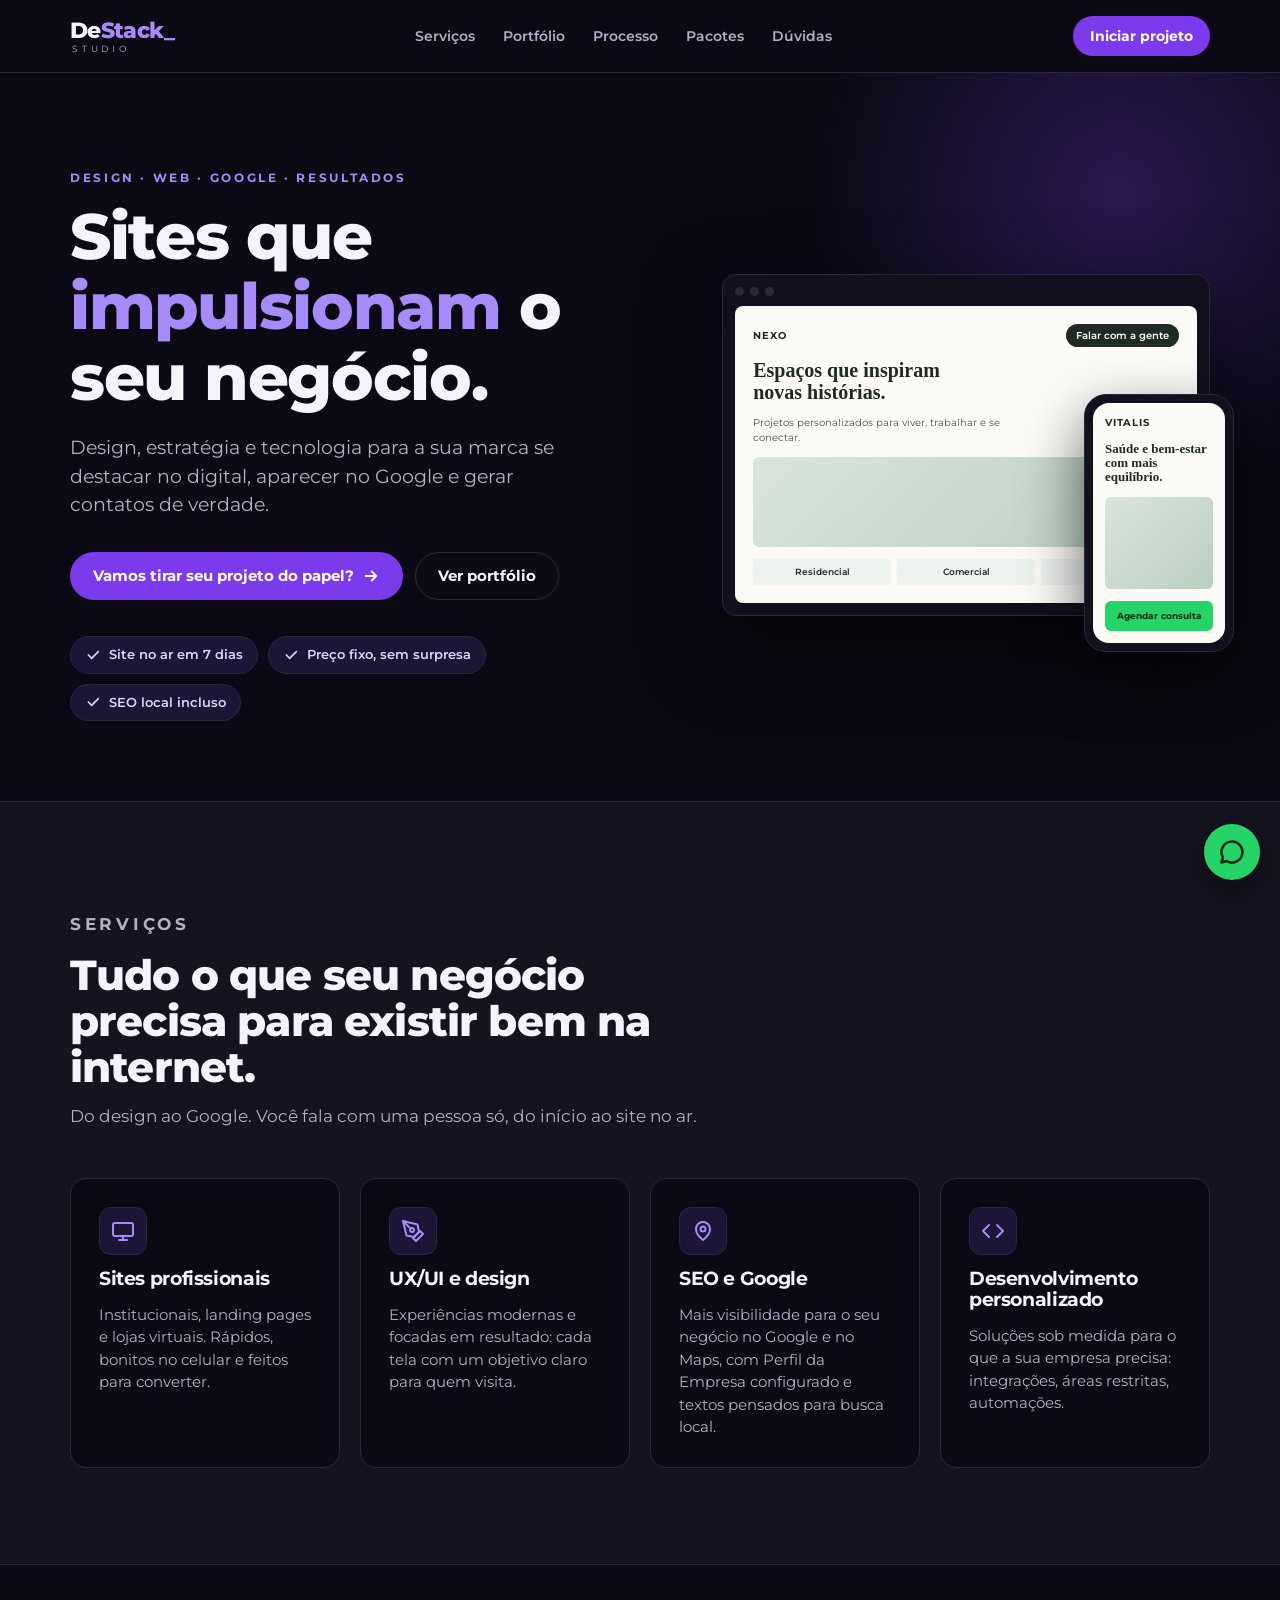
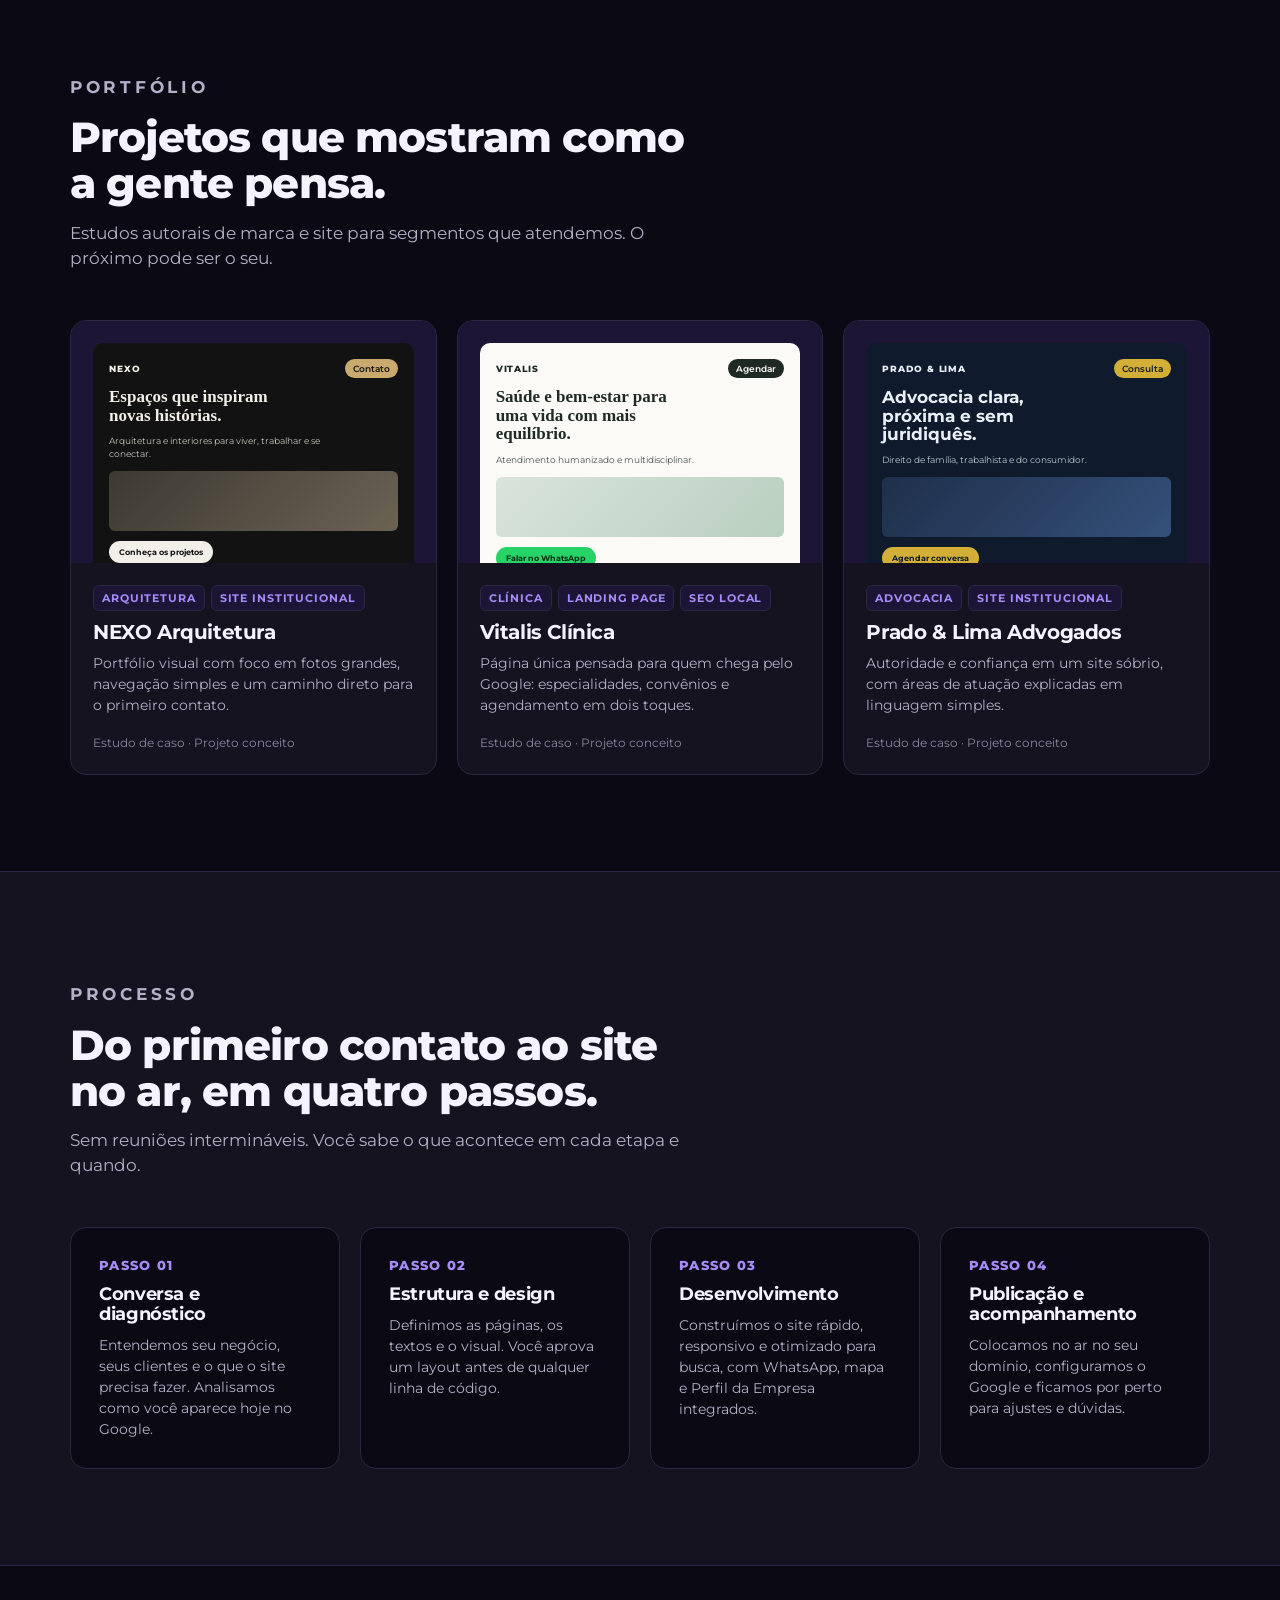
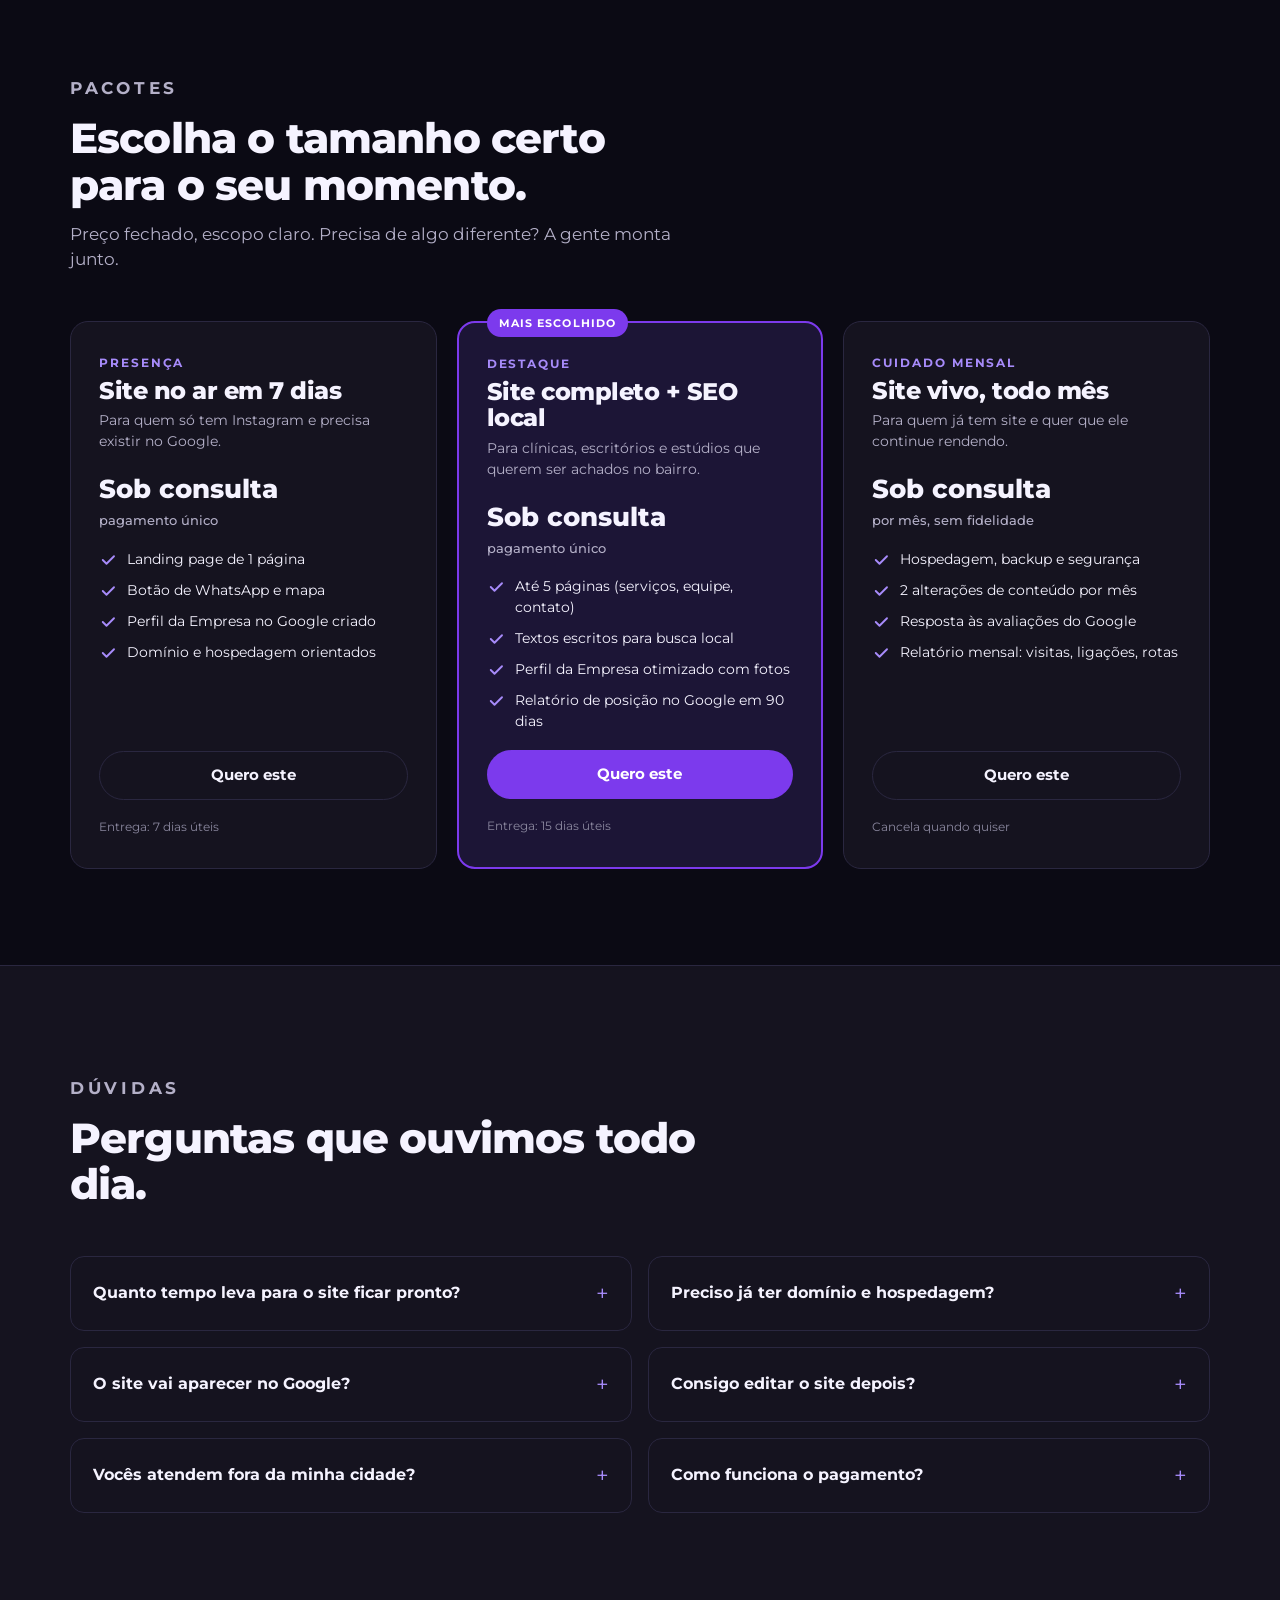
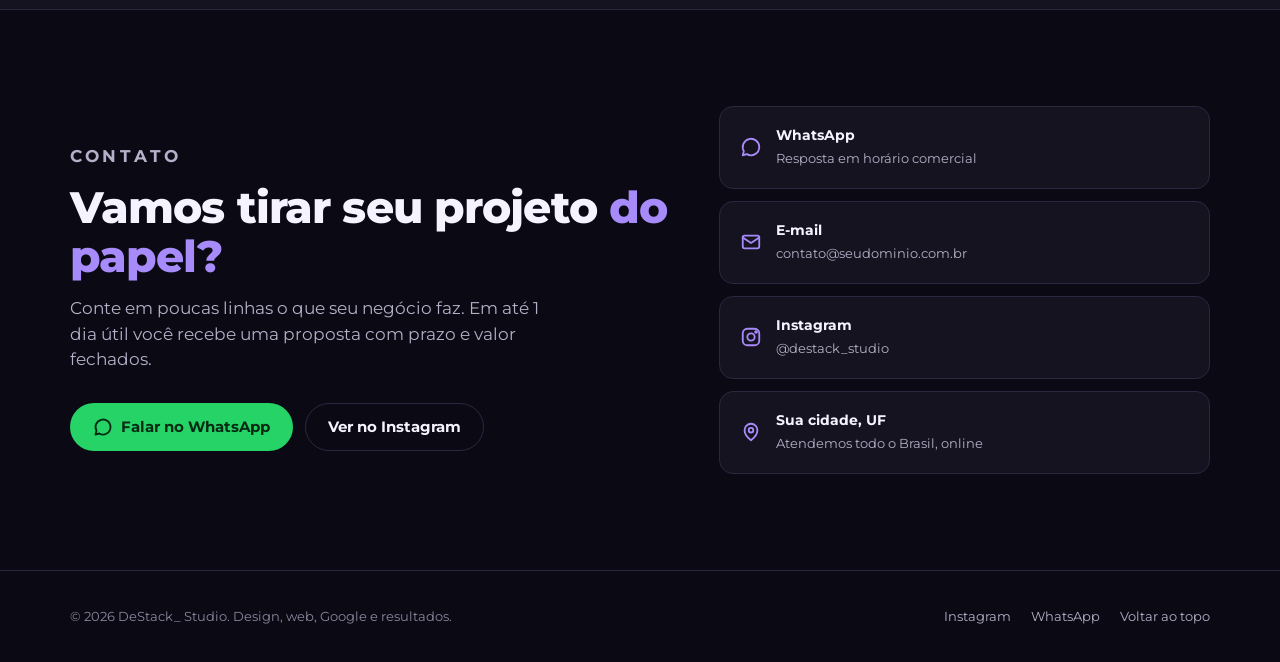
<file: index.html>
<!doctype html>
<html lang="pt-BR">
<head>
  <meta charset="utf-8">
  <meta name="viewport" content="width=device-width, initial-scale=1">
  <title>DeStack_ Studio — Sites que colocam seu negócio no topo do Google</title>
  <meta name="description" content="Criação de sites profissionais, landing pages e SEO local para negócios que querem ser encontrados no Google. Site no ar em 7 dias, com preço fixo.">
  <link rel="canonical" href="https://SEU-DOMINIO.com.br/">
  <meta name="theme-color" content="#0B0A14">

  <meta property="og:type" content="website">
  <meta property="og:title" content="DeStack_ Studio — Sites que colocam seu negócio no topo do Google">
  <meta property="og:description" content="Design, estratégia e tecnologia para a sua marca se destacar no digital e gerar resultados reais.">
  <meta property="og:image" content="https://SEU-DOMINIO.com.br/assets/og-image.jpg">
  <meta property="og:url" content="https://SEU-DOMINIO.com.br/">
  <meta property="og:locale" content="pt_BR">
  <meta name="twitter:card" content="summary_large_image">

  <link rel="icon" type="image/png" sizes="64x64" href="assets/favicon-64.png">
  <link rel="apple-touch-icon" href="assets/apple-touch-icon.png">

  <link rel="preconnect" href="https://fonts.googleapis.com">
  <link rel="preconnect" href="https://fonts.gstatic.com" crossorigin>
  <link href="https://fonts.googleapis.com/css2?family=Montserrat:wght@400;500;600;700;800&display=swap" rel="stylesheet">
  <link rel="stylesheet" href="styles.css">

  <script type="application/ld+json">
  {
    "@context": "https://schema.org",
    "@type": "ProfessionalService",
    "name": "DeStack_ Studio",
    "description": "Criação de sites, landing pages, UX/UI e SEO local para pequenos negócios.",
    "url": "https://SEU-DOMINIO.com.br/",
    "image": "https://SEU-DOMINIO.com.br/assets/emblema-512.png",
    "sameAs": ["https://www.instagram.com/destack_studio/"],
    "areaServed": "BR",
    "priceRange": "$$"
  }
  </script>
</head>
<body>
<a class="skip" href="#inicio">Pular para o conteúdo</a>

<header class="header">
  <div class="container header__inner">
    <a class="wordmark" href="#inicio" aria-label="DeStack Studio, início">
      <span class="wordmark__name">De<span>Stack_</span></span>
      <span class="wordmark__sub">Studio</span>
    </a>
    <nav class="nav" aria-label="Principal">
      <a href="#servicos">Serviços</a>
      <a href="#portfolio">Portfólio</a>
      <a href="#processo">Processo</a>
      <a href="#pacotes">Pacotes</a>
      <a href="#duvidas">Dúvidas</a>
      <a class="btn btn--primary btn--sm" href="#contato" data-wa="Olá! Quero tirar meu projeto do papel.">Iniciar projeto</a>
    </nav>
    <a class="btn btn--primary btn--sm header__cta" href="#contato" data-wa="Olá! Quero tirar meu projeto do papel.">Iniciar projeto</a>
    <button class="nav__toggle" type="button" aria-label="Abrir menu" aria-expanded="false" aria-controls="menu">
      <svg width="22" height="22" viewBox="0 0 24 24" fill="none" stroke="currentColor" stroke-width="2" stroke-linecap="round" aria-hidden="true"><path d="M4 7h16M4 12h16M4 17h16"/></svg>
    </button>
  </div>
</header>

<main id="inicio">

  <!-- HERO -->
  <section class="hero">
    <div class="hero__glow" aria-hidden="true"></div>
    <div class="container hero__grid">
      <div>
        <p class="eyebrow">Design · Web · Google · Resultados</p>
        <h1>Sites que <span>impulsionam</span> o seu negócio.</h1>
        <p class="hero__lead">Design, estratégia e tecnologia para a sua marca se destacar no digital, aparecer no Google e gerar contatos de verdade.</p>
        <div class="hero__cta">
          <a class="btn btn--primary" href="#contato" data-wa="Olá! Quero tirar meu projeto do papel.">Vamos tirar seu projeto do papel?
            <svg width="18" height="18" viewBox="0 0 24 24" fill="none" stroke="currentColor" stroke-width="2.5" stroke-linecap="round" stroke-linejoin="round" aria-hidden="true"><path d="M5 12h14M13 6l6 6-6 6"/></svg>
          </a>
          <a class="btn btn--ghost" href="#portfolio">Ver portfólio</a>
        </div>
        <div class="hero__pills">
          <span class="pill"><svg viewBox="0 0 24 24" fill="none" stroke="currentColor" stroke-width="2.5" stroke-linecap="round" aria-hidden="true"><path d="m5 12 5 5L20 7"/></svg>Site no ar em 7 dias</span>
          <span class="pill"><svg viewBox="0 0 24 24" fill="none" stroke="currentColor" stroke-width="2.5" stroke-linecap="round" aria-hidden="true"><path d="m5 12 5 5L20 7"/></svg>Preço fixo, sem surpresa</span>
          <span class="pill"><svg viewBox="0 0 24 24" fill="none" stroke="currentColor" stroke-width="2.5" stroke-linecap="round" aria-hidden="true"><path d="m5 12 5 5L20 7"/></svg>SEO local incluso</span>
        </div>
      </div>

      <div class="device" aria-hidden="true">
        <div class="device__laptop">
          <div class="device__bar"><i></i><i></i><i></i></div>
          <div class="mock">
            <div class="mock__nav">NEXO <span>Falar com a gente</span></div>
            <div class="mock__h">Espaços que inspiram novas histórias.</div>
            <div class="mock__p">Projetos personalizados para viver, trabalhar e se conectar.</div>
            <div class="mock__img"></div>
            <div class="mock__row"><div>Residencial</div><div>Comercial</div><div>Interiores</div></div>
          </div>
        </div>
        <div class="device__phone">
          <div class="mock">
            <div class="mock__nav">VITALIS</div>
            <div class="mock__h">Saúde e bem-estar com mais equilíbrio.</div>
            <div class="mock__img"></div>
            <div class="mock__btn">Agendar consulta</div>
          </div>
        </div>
      </div>
    </div>
  </section>

  <!-- SERVIÇOS -->
  <section class="section section--alt" id="servicos">
    <div class="container">
      <div class="section__head reveal">
        <p class="eyebrow">Serviços</p>
        <h2>Tudo o que seu negócio precisa para existir bem na internet.</h2>
        <p>Do design ao Google. Você fala com uma pessoa só, do início ao site no ar.</p>
      </div>
      <div class="grid grid--4">
        <article class="card reveal">
          <div class="card__icon"><svg viewBox="0 0 24 24" fill="none" stroke-width="2" stroke-linecap="round" stroke-linejoin="round" aria-hidden="true"><rect x="2" y="4" width="20" height="13" rx="2"/><path d="M8 21h8M12 17v4"/></svg></div>
          <h3>Sites profissionais</h3>
          <p>Institucionais, landing pages e lojas virtuais. Rápidos, bonitos no celular e feitos para converter.</p>
        </article>
        <article class="card reveal">
          <div class="card__icon"><svg viewBox="0 0 24 24" fill="none" stroke-width="2" stroke-linecap="round" stroke-linejoin="round" aria-hidden="true"><path d="M12 19l7-7 3 3-7 7-3-3z"/><path d="M18 13l-1.5-7.5L2 2l3.5 14.5L13 18l5-5z"/><path d="M2 2l7.586 7.586"/><circle cx="11" cy="11" r="2"/></svg></div>
          <h3>UX/UI e design</h3>
          <p>Experiências modernas e focadas em resultado: cada tela com um objetivo claro para quem visita.</p>
        </article>
        <article class="card reveal">
          <div class="card__icon"><svg viewBox="0 0 24 24" fill="none" stroke-width="2" stroke-linecap="round" stroke-linejoin="round" aria-hidden="true"><path d="M12 21s-7-5.5-7-11a7 7 0 0 1 14 0c0 5.5-7 11-7 11z"/><circle cx="12" cy="10" r="2.5"/></svg></div>
          <h3>SEO e Google</h3>
          <p>Mais visibilidade para o seu negócio no Google e no Maps, com Perfil da Empresa configurado e textos pensados para busca local.</p>
        </article>
        <article class="card reveal">
          <div class="card__icon"><svg viewBox="0 0 24 24" fill="none" stroke-width="2" stroke-linecap="round" stroke-linejoin="round" aria-hidden="true"><path d="M16 18l6-6-6-6M8 6l-6 6 6 6"/></svg></div>
          <h3>Desenvolvimento personalizado</h3>
          <p>Soluções sob medida para o que a sua empresa precisa: integrações, áreas restritas, automações.</p>
        </article>
      </div>
    </div>
  </section>

  <!-- PORTFÓLIO -->
  <section class="section" id="portfolio">
    <div class="container">
      <div class="section__head reveal">
        <p class="eyebrow">Portfólio</p>
        <h2>Projetos que mostram como a gente pensa.</h2>
        <p>Estudos autorais de marca e site para segmentos que atendemos. O próximo pode ser o seu.</p>
      </div>
      <div class="grid grid--3">
        <article class="work reveal">
          <div class="work__preview"><div class="work__frame">
            <div class="mini mini--arq">
              <div class="mini__nav">NEXO <span>Contato</span></div>
              <div class="mini__h">Espaços que inspiram novas histórias.</div>
              <div class="mini__p">Arquitetura e interiores para viver, trabalhar e se conectar.</div>
              <div class="mini__img"></div>
              <div class="mini__cta">Conheça os projetos</div>
            </div>
          </div></div>
          <div class="work__body">
            <div class="work__tags"><span class="tag">Arquitetura</span><span class="tag">Site institucional</span></div>
            <h3>NEXO Arquitetura</h3>
            <p>Portfólio visual com foco em fotos grandes, navegação simples e um caminho direto para o primeiro contato.</p>
            <div class="work__meta">Estudo de caso · Projeto conceito</div>
          </div>
        </article>

        <article class="work reveal">
          <div class="work__preview"><div class="work__frame">
            <div class="mini mini--cli">
              <div class="mini__nav">VITALIS <span>Agendar</span></div>
              <div class="mini__h">Saúde e bem-estar para uma vida com mais equilíbrio.</div>
              <div class="mini__p">Atendimento humanizado e multidisciplinar.</div>
              <div class="mini__img"></div>
              <div class="mini__cta">Falar no WhatsApp</div>
            </div>
          </div></div>
          <div class="work__body">
            <div class="work__tags"><span class="tag">Clínica</span><span class="tag">Landing page</span><span class="tag">SEO local</span></div>
            <h3>Vitalis Clínica</h3>
            <p>Página única pensada para quem chega pelo Google: especialidades, convênios e agendamento em dois toques.</p>
            <div class="work__meta">Estudo de caso · Projeto conceito</div>
          </div>
        </article>

        <article class="work reveal">
          <div class="work__preview"><div class="work__frame">
            <div class="mini mini--adv">
              <div class="mini__nav">PRADO &amp; LIMA <span>Consulta</span></div>
              <div class="mini__h">Advocacia clara, próxima e sem juridiquês.</div>
              <div class="mini__p">Direito de família, trabalhista e do consumidor.</div>
              <div class="mini__img"></div>
              <div class="mini__cta">Agendar conversa</div>
            </div>
          </div></div>
          <div class="work__body">
            <div class="work__tags"><span class="tag">Advocacia</span><span class="tag">Site institucional</span></div>
            <h3>Prado &amp; Lima Advogados</h3>
            <p>Autoridade e confiança em um site sóbrio, com áreas de atuação explicadas em linguagem simples.</p>
            <div class="work__meta">Estudo de caso · Projeto conceito</div>
          </div>
        </article>
      </div>
    </div>
  </section>

  <!-- PROCESSO -->
  <section class="section section--alt" id="processo">
    <div class="container">
      <div class="section__head reveal">
        <p class="eyebrow">Processo</p>
        <h2>Do primeiro contato ao site no ar, em quatro passos.</h2>
        <p>Sem reuniões intermináveis. Você sabe o que acontece em cada etapa e quando.</p>
      </div>
      <div class="steps">
        <div class="step reveal">
          <div class="step__n">PASSO 01</div>
          <h3>Conversa e diagnóstico</h3>
          <p>Entendemos seu negócio, seus clientes e o que o site precisa fazer. Analisamos como você aparece hoje no Google.</p>
        </div>
        <div class="step reveal">
          <div class="step__n">PASSO 02</div>
          <h3>Estrutura e design</h3>
          <p>Definimos as páginas, os textos e o visual. Você aprova um layout antes de qualquer linha de código.</p>
        </div>
        <div class="step reveal">
          <div class="step__n">PASSO 03</div>
          <h3>Desenvolvimento</h3>
          <p>Construímos o site rápido, responsivo e otimizado para busca, com WhatsApp, mapa e Perfil da Empresa integrados.</p>
        </div>
        <div class="step reveal">
          <div class="step__n">PASSO 04</div>
          <h3>Publicação e acompanhamento</h3>
          <p>Colocamos no ar no seu domínio, configuramos o Google e ficamos por perto para ajustes e dúvidas.</p>
        </div>
      </div>
    </div>
  </section>

  <!-- PACOTES -->
  <section class="section" id="pacotes">
    <div class="container">
      <div class="section__head reveal">
        <p class="eyebrow">Pacotes</p>
        <h2>Escolha o tamanho certo para o seu momento.</h2>
        <p>Preço fechado, escopo claro. Precisa de algo diferente? A gente monta junto.</p>
      </div>
      <div class="grid grid--3">
        <article class="plan reveal">
          <div>
            <div class="plan__name">Presença</div>
            <h3>Site no ar em 7 dias</h3>
            <p class="plan__for">Para quem só tem Instagram e precisa existir no Google.</p>
          </div>
          <div class="plan__price">Sob consulta<small>pagamento único</small></div>
          <ul>
            <li><svg viewBox="0 0 24 24" fill="none" stroke-width="2.5" stroke-linecap="round" stroke-linejoin="round" aria-hidden="true"><path d="m5 12 5 5L20 7"/></svg>Landing page de 1 página</li>
            <li><svg viewBox="0 0 24 24" fill="none" stroke-width="2.5" stroke-linecap="round" stroke-linejoin="round" aria-hidden="true"><path d="m5 12 5 5L20 7"/></svg>Botão de WhatsApp e mapa</li>
            <li><svg viewBox="0 0 24 24" fill="none" stroke-width="2.5" stroke-linecap="round" stroke-linejoin="round" aria-hidden="true"><path d="m5 12 5 5L20 7"/></svg>Perfil da Empresa no Google criado</li>
            <li><svg viewBox="0 0 24 24" fill="none" stroke-width="2.5" stroke-linecap="round" stroke-linejoin="round" aria-hidden="true"><path d="m5 12 5 5L20 7"/></svg>Domínio e hospedagem orientados</li>
          </ul>
          <a class="btn btn--ghost" href="#contato" data-wa="Olá! Tenho interesse no pacote Presença (site em 7 dias).">Quero este</a>
          <div class="plan__note">Entrega: 7 dias úteis</div>
        </article>

        <article class="plan plan--featured reveal">
          <div class="plan__badge">Mais escolhido</div>
          <div>
            <div class="plan__name">Destaque</div>
            <h3>Site completo + SEO local</h3>
            <p class="plan__for">Para clínicas, escritórios e estúdios que querem ser achados no bairro.</p>
          </div>
          <div class="plan__price">Sob consulta<small>pagamento único</small></div>
          <ul>
            <li><svg viewBox="0 0 24 24" fill="none" stroke-width="2.5" stroke-linecap="round" stroke-linejoin="round" aria-hidden="true"><path d="m5 12 5 5L20 7"/></svg>Até 5 páginas (serviços, equipe, contato)</li>
            <li><svg viewBox="0 0 24 24" fill="none" stroke-width="2.5" stroke-linecap="round" stroke-linejoin="round" aria-hidden="true"><path d="m5 12 5 5L20 7"/></svg>Textos escritos para busca local</li>
            <li><svg viewBox="0 0 24 24" fill="none" stroke-width="2.5" stroke-linecap="round" stroke-linejoin="round" aria-hidden="true"><path d="m5 12 5 5L20 7"/></svg>Perfil da Empresa otimizado com fotos</li>
            <li><svg viewBox="0 0 24 24" fill="none" stroke-width="2.5" stroke-linecap="round" stroke-linejoin="round" aria-hidden="true"><path d="m5 12 5 5L20 7"/></svg>Relatório de posição no Google em 90 dias</li>
          </ul>
          <a class="btn btn--primary" href="#contato" data-wa="Olá! Tenho interesse no pacote Destaque (site completo + SEO local).">Quero este</a>
          <div class="plan__note">Entrega: 15 dias úteis</div>
        </article>

        <article class="plan reveal">
          <div>
            <div class="plan__name">Cuidado mensal</div>
            <h3>Site vivo, todo mês</h3>
            <p class="plan__for">Para quem já tem site e quer que ele continue rendendo.</p>
          </div>
          <div class="plan__price">Sob consulta<small>por mês, sem fidelidade</small></div>
          <ul>
            <li><svg viewBox="0 0 24 24" fill="none" stroke-width="2.5" stroke-linecap="round" stroke-linejoin="round" aria-hidden="true"><path d="m5 12 5 5L20 7"/></svg>Hospedagem, backup e segurança</li>
            <li><svg viewBox="0 0 24 24" fill="none" stroke-width="2.5" stroke-linecap="round" stroke-linejoin="round" aria-hidden="true"><path d="m5 12 5 5L20 7"/></svg>2 alterações de conteúdo por mês</li>
            <li><svg viewBox="0 0 24 24" fill="none" stroke-width="2.5" stroke-linecap="round" stroke-linejoin="round" aria-hidden="true"><path d="m5 12 5 5L20 7"/></svg>Resposta às avaliações do Google</li>
            <li><svg viewBox="0 0 24 24" fill="none" stroke-width="2.5" stroke-linecap="round" stroke-linejoin="round" aria-hidden="true"><path d="m5 12 5 5L20 7"/></svg>Relatório mensal: visitas, ligações, rotas</li>
          </ul>
          <a class="btn btn--ghost" href="#contato" data-wa="Olá! Tenho interesse no plano de Cuidado mensal.">Quero este</a>
          <div class="plan__note">Cancela quando quiser</div>
        </article>
      </div>
    </div>
  </section>

  <!-- DÚVIDAS -->
  <section class="section section--alt" id="duvidas">
    <div class="container">
      <div class="section__head reveal">
        <p class="eyebrow">Dúvidas</p>
        <h2>Perguntas que ouvimos todo dia.</h2>
      </div>
      <div class="faq reveal">
        <details>
          <summary>Quanto tempo leva para o site ficar pronto?</summary>
          <p>Uma landing page fica no ar em até 7 dias úteis depois que recebemos textos, fotos e logo. Sites completos levam cerca de 15 dias úteis.</p>
        </details>
        <details>
          <summary>Preciso já ter domínio e hospedagem?</summary>
          <p>Não. A gente orienta a compra do domínio no seu nome e cuida da configuração. O site fica seu, sem dependência.</p>
        </details>
        <details>
          <summary>O site vai aparecer no Google?</summary>
          <p>Todo site sai com a base técnica de SEO e o Perfil da Empresa no Google configurado. Posição depende de concorrência e tempo, e é por isso que o pacote Destaque inclui relatório em 90 dias.</p>
        </details>
        <details>
          <summary>Consigo editar o site depois?</summary>
          <p>Sim. Entregamos com orientação para alterações simples e, se preferir, o plano mensal cuida disso por você.</p>
        </details>
        <details>
          <summary>Vocês atendem fora da minha cidade?</summary>
          <p>Sim. O processo é todo online, por WhatsApp e videochamada. Atendemos todo o Brasil.</p>
        </details>
        <details>
          <summary>Como funciona o pagamento?</summary>
          <p>Preço fechado antes de começar, sem taxa escondida. Uma parte na aprovação do layout e o restante na publicação. Parcelamos no cartão.</p>
        </details>
      </div>
    </div>
  </section>

  <!-- CONTATO -->
  <section class="section" id="contato">
    <div class="container contact">
      <div class="reveal">
        <p class="eyebrow">Contato</p>
        <h2>Vamos tirar seu projeto <span>do papel?</span></h2>
        <p>Conte em poucas linhas o que seu negócio faz. Em até 1 dia útil você recebe uma proposta com prazo e valor fechados.</p>
        <div class="contact__cta">
          <a class="btn btn--whats" href="#" data-wa="Olá! Quero um orçamento para o site do meu negócio.">
            <svg width="20" height="20" viewBox="0 0 24 24" fill="none" stroke="currentColor" stroke-width="2.2" stroke-linecap="round" stroke-linejoin="round" aria-hidden="true"><path d="M21 12a9 9 0 0 1-13.5 7.8L3 21l1.2-4.5A9 9 0 1 1 21 12z"/></svg>
            Falar no WhatsApp
          </a>
          <a class="btn btn--ghost" href="#" data-instagram>Ver no Instagram</a>
        </div>
      </div>
      <div class="contact__list reveal">
        <a class="contact__item" href="#" data-wa="Olá! Quero um orçamento para o site do meu negócio.">
          <svg viewBox="0 0 24 24" fill="none" stroke-width="2" stroke-linecap="round" stroke-linejoin="round" aria-hidden="true"><path d="M21 12a9 9 0 0 1-13.5 7.8L3 21l1.2-4.5A9 9 0 1 1 21 12z"/></svg>
          <div><strong>WhatsApp</strong><span>Resposta em horário comercial</span></div>
        </a>
        <a class="contact__item" href="#" data-email>
          <svg viewBox="0 0 24 24" fill="none" stroke-width="2" stroke-linecap="round" stroke-linejoin="round" aria-hidden="true"><rect x="3" y="5" width="18" height="14" rx="2"/><path d="m3 7 9 6 9-6"/></svg>
          <div><strong>E-mail</strong><span data-email-label>contato@seudominio.com.br</span></div>
        </a>
        <a class="contact__item" href="#" data-instagram>
          <svg viewBox="0 0 24 24" fill="none" stroke-width="2" stroke-linecap="round" stroke-linejoin="round" aria-hidden="true"><rect x="3" y="3" width="18" height="18" rx="5"/><circle cx="12" cy="12" r="4"/><circle cx="17.5" cy="6.5" r="1"/></svg>
          <div><strong>Instagram</strong><span>@destack_studio</span></div>
        </a>
        <div class="contact__item">
          <svg viewBox="0 0 24 24" fill="none" stroke-width="2" stroke-linecap="round" stroke-linejoin="round" aria-hidden="true"><path d="M12 21s-7-5.5-7-11a7 7 0 0 1 14 0c0 5.5-7 11-7 11z"/><circle cx="12" cy="10" r="2.5"/></svg>
          <div><strong data-cidade>Sua cidade, UF</strong><span>Atendemos todo o Brasil, online</span></div>
        </div>
      </div>
    </div>
  </section>

</main>

<footer class="footer">
  <div class="container footer__inner">
    <div>© <span data-year>2026</span> DeStack_ Studio. Design, web, Google e resultados.</div>
    <div class="footer__links">
      <a href="#" data-instagram>Instagram</a>
      <a href="#" data-wa="Olá! Vim pelo site da DeStack_ Studio.">WhatsApp</a>
      <a href="#inicio">Voltar ao topo</a>
    </div>
  </div>
</footer>

<a class="fab" href="#" data-wa="Olá! Vim pelo site da DeStack_ Studio e quero um orçamento." aria-label="Falar no WhatsApp">
  <svg viewBox="0 0 24 24" fill="none" stroke="#062B14" stroke-width="2.2" stroke-linecap="round" stroke-linejoin="round" aria-hidden="true"><path d="M21 12a9 9 0 0 1-13.5 7.8L3 21l1.2-4.5A9 9 0 1 1 21 12z"/></svg>
</a>

<script src="script.js"></script>
</body>
</html>
</file>
<file: styles.css>
:root {
  --bg: #0B0A14;
  --surface: #15131F;
  --surface-2: #1C1536;
  --border: #2A2740;
  --accent: #7C3AED;
  --accent-light: #A78BFA;
  --accent-pale: #DDD6FE;
  --text: #F5F3FF;
  --muted: #B4B0C8;
  --dim: #8A879E;
  --whats: #25D366;
  --radius: 16px;
  --container: 1140px;
}

* { box-sizing: border-box; }
html { scroll-behavior: smooth; }
body {
  margin: 0;
  background: var(--bg);
  color: var(--text);
  font-family: 'Montserrat', system-ui, sans-serif;
  line-height: 1.5;
  -webkit-font-smoothing: antialiased;
}
img { max-width: 100%; display: block; }
a { color: var(--accent-light); }
a:hover { color: var(--accent-pale); }
h1, h2, h3 { margin: 0; line-height: 1.1; letter-spacing: -0.02em; }
p { margin: 0; }
.container { width: min(var(--container), 100% - 32px); margin-inline: auto; }
.skip { position: absolute; left: -999px; top: 8px; background: var(--accent); color: #fff; padding: 8px 12px; border-radius: 8px; }
.skip:focus { left: 8px; z-index: 100; }

/* Wordmark */
.wordmark { display: inline-flex; flex-direction: column; line-height: 1; text-decoration: none; color: var(--text); }
.wordmark__name { font-weight: 800; font-size: 22px; letter-spacing: -0.03em; }
.wordmark__name span { color: var(--accent-light); }
.wordmark__sub { font-size: 9px; letter-spacing: 0.42em; text-transform: uppercase; color: var(--muted); margin-top: 2px; padding-left: 2px; }

/* Header */
.header { position: sticky; top: 0; z-index: 50; background: rgba(11, 10, 20, 0.85); backdrop-filter: blur(12px); border-bottom: 1px solid var(--border); }
.header__inner { display: flex; align-items: center; justify-content: space-between; gap: 24px; height: 72px; }
.nav { display: flex; align-items: center; gap: 28px; }
.nav a { color: var(--muted); text-decoration: none; font-size: 14px; font-weight: 600; }
.nav a:hover { color: var(--text); }
.nav .btn { display: none; }
.nav__toggle { display: none; width: 44px; height: 44px; border: 1px solid var(--border); background: transparent; border-radius: 10px; color: var(--text); align-items: center; justify-content: center; }

/* Buttons */
.btn { display: inline-flex; align-items: center; justify-content: center; gap: 8px; min-height: 48px; padding: 12px 22px; border-radius: 999px; font-weight: 700; font-size: 15px; text-decoration: none; border: 1px solid transparent; cursor: pointer; font-family: inherit; transition: transform .15s ease, background .15s ease; }
.btn:hover { transform: translateY(-1px); }
.btn--primary { background: var(--accent); color: #fff; }
.btn--primary:hover { background: #6D28D9; color: #fff; }
.btn--ghost { background: transparent; color: var(--text); border-color: var(--border); }
.btn--ghost:hover { border-color: var(--accent-light); color: var(--text); }
.btn--whats { background: var(--whats); color: #062B14; }
.btn--whats:hover { background: #1FBF5A; color: #062B14; }
.btn--sm { min-height: 40px; padding: 8px 16px; font-size: 14px; }

/* Sections */
.section { padding: 96px 0; }
.section--alt { background: var(--surface); border-top: 1px solid var(--border); border-bottom: 1px solid var(--border); }
.eyebrow { font-size: 12px; font-weight: 700; letter-spacing: 0.22em; text-transform: uppercase; color: var(--accent-light); margin-bottom: 14px; }
.section__head { max-width: 640px; margin-bottom: 48px; }
.section__head h2 { font-size: clamp(30px, 4vw, 42px); font-weight: 800; }
.section__head p { color: var(--muted); font-size: 17px; margin-top: 14px; }

/* Hero */
.hero { padding: 96px 0 80px; position: relative; overflow: hidden; }
.hero__glow { position: absolute; width: 720px; height: 720px; border-radius: 50%; background: radial-gradient(circle, rgba(124, 58, 237, 0.28), transparent 60%); top: -240px; right: -200px; pointer-events: none; }
.hero__grid { display: grid; grid-template-columns: 1.1fr 0.9fr; gap: 56px; align-items: center; position: relative; }
.hero h1 { font-size: clamp(38px, 5.6vw, 64px); font-weight: 800; }
.hero h1 span { color: var(--accent-light); }
.hero__lead { color: var(--muted); font-size: 19px; margin-top: 22px; max-width: 520px; }
.hero__cta { display: flex; flex-wrap: wrap; gap: 12px; margin-top: 32px; }
.hero__pills { display: flex; flex-wrap: wrap; gap: 10px; margin-top: 36px; }
.pill { display: inline-flex; align-items: center; gap: 8px; padding: 8px 14px; border-radius: 999px; background: var(--surface-2); border: 1px solid var(--border); font-size: 13px; font-weight: 600; color: var(--accent-pale); }
.pill svg { width: 16px; height: 16px; }

/* Device mockup in hero */
.device { position: relative; }
.device__laptop { background: #120F1E; border: 1px solid var(--border); border-radius: 14px; padding: 12px; box-shadow: 0 30px 80px rgba(0,0,0,.55); }
.device__bar { display: flex; gap: 6px; margin-bottom: 10px; }
.device__bar i { width: 9px; height: 9px; border-radius: 50%; background: var(--border); display: block; }
.mock { background: #FBFAF7; color: #1F2A24; border-radius: 8px; padding: 18px; font-size: 11px; min-height: 260px; display: flex; flex-direction: column; gap: 12px; }
.mock__nav { display: flex; justify-content: space-between; align-items: center; font-weight: 700; letter-spacing: .08em; font-size: 10px; }
.mock__nav span { background: #1F2A24; color: #fff; padding: 4px 10px; border-radius: 999px; font-weight: 600; letter-spacing: 0; }
.mock__h { font-family: Georgia, serif; font-size: 20px; line-height: 1.1; font-weight: 700; max-width: 240px; }
.mock__p { color: #4B5550; font-size: 10px; max-width: 260px; }
.mock__img { flex-grow: 1; min-height: 90px; border-radius: 6px; background: linear-gradient(135deg, #D9E4DC, #B9CFC0); }
.mock__row { display: grid; grid-template-columns: repeat(3, 1fr); gap: 6px; }
.mock__row div { background: #EEF2EF; border-radius: 4px; padding: 6px; text-align: center; font-size: 9px; font-weight: 600; }
.device__phone { position: absolute; right: -24px; bottom: -36px; width: 150px; background: #120F1E; border: 1px solid var(--border); border-radius: 22px; padding: 8px; box-shadow: 0 24px 60px rgba(0,0,0,.6); }
.device__phone .mock { min-height: 240px; padding: 12px; border-radius: 16px; }
.device__phone .mock__h { font-size: 13px; }
.mock__btn { background: var(--whats); color: #062B14; text-align: center; padding: 8px; border-radius: 6px; font-weight: 700; font-size: 9px; margin-top: auto; }

/* Cards grid */
.grid { display: grid; gap: 20px; }
.grid--2 { grid-template-columns: repeat(2, minmax(0, 1fr)); }
.grid--3 { grid-template-columns: repeat(3, minmax(0, 1fr)); }
.grid--4 { grid-template-columns: repeat(4, minmax(0, 1fr)); }
.card { background: var(--surface); border: 1px solid var(--border); border-radius: var(--radius); padding: 28px; display: flex; flex-direction: column; gap: 14px; }
.section--alt .card { background: var(--bg); }
.card__icon { width: 48px; height: 48px; border-radius: 12px; background: var(--surface-2); border: 1px solid var(--border); display: flex; align-items: center; justify-content: center; }
.card__icon svg { width: 24px; height: 24px; stroke: var(--accent-light); }
.card h3 { font-size: 19px; font-weight: 700; }
.card p { color: var(--muted); font-size: 15px; }

/* Portfolio */
.work { background: var(--surface); border: 1px solid var(--border); border-radius: var(--radius); overflow: hidden; display: flex; flex-direction: column; transition: border-color .15s ease, transform .15s ease; }
.work:hover { border-color: var(--accent-light); transform: translateY(-3px); }
.work__preview { padding: 22px 22px 0; background: var(--surface-2); }
.work__frame { background: #fff; border-radius: 10px 10px 0 0; overflow: hidden; height: 220px; }
.work__body { padding: 22px; display: flex; flex-direction: column; gap: 10px; }
.work__tags { display: flex; flex-wrap: wrap; gap: 6px; }
.tag { font-size: 11px; font-weight: 700; letter-spacing: .08em; text-transform: uppercase; color: var(--accent-light); background: var(--surface-2); border: 1px solid var(--border); padding: 4px 8px; border-radius: 6px; }
.work h3 { font-size: 20px; font-weight: 700; }
.work p { color: var(--muted); font-size: 14px; }
.work__meta { font-size: 12px; color: var(--dim); margin-top: auto; padding-top: 8px; }

/* mini site themes for portfolio frames */
.mini { height: 100%; padding: 16px; display: flex; flex-direction: column; gap: 10px; font-size: 9px; }
.mini__nav { display: flex; justify-content: space-between; align-items: center; font-weight: 800; letter-spacing: .1em; font-size: 9px; }
.mini__nav span { padding: 3px 8px; border-radius: 999px; font-weight: 600; letter-spacing: 0; }
.mini__h { font-size: 17px; line-height: 1.1; font-weight: 700; max-width: 200px; }
.mini__p { font-size: 8.5px; max-width: 220px; opacity: .8; }
.mini__img { flex-grow: 1; border-radius: 6px; min-height: 60px; }
.mini__cta { align-self: flex-start; padding: 5px 10px; border-radius: 999px; font-weight: 700; font-size: 8px; }
.mini--arq { background: #121212; color: #F2EFE9; }
.mini--arq .mini__h { font-family: Georgia, serif; }
.mini--arq .mini__nav span { background: #C9A96E; color: #121212; }
.mini--arq .mini__img { background: linear-gradient(135deg, #3D3A33, #6B6253); }
.mini--arq .mini__cta { background: #F2EFE9; color: #121212; }
.mini--cli { background: #FBFAF7; color: #1F2A24; }
.mini--cli .mini__h { font-family: Georgia, serif; }
.mini--cli .mini__nav span { background: #1F2A24; color: #fff; }
.mini--cli .mini__img { background: linear-gradient(135deg, #D9E4DC, #B9CFC0); }
.mini--cli .mini__cta { background: var(--whats); color: #062B14; }
.mini--adv { background: #0F1B2D; color: #EAF0F7; }
.mini--adv .mini__nav span { background: #D4AF37; color: #0F1B2D; }
.mini--adv .mini__img { background: linear-gradient(135deg, #1E2F4A, #34507A); }
.mini--adv .mini__cta { background: #D4AF37; color: #0F1B2D; }

/* Process */
.steps { display: grid; grid-template-columns: repeat(4, minmax(0, 1fr)); gap: 20px; counter-reset: step; }
.step { position: relative; padding: 28px; border: 1px solid var(--border); border-radius: var(--radius); background: var(--bg); display: flex; flex-direction: column; gap: 10px; }
.step__n { font-size: 13px; font-weight: 800; color: var(--accent-light); letter-spacing: .1em; }
.step h3 { font-size: 18px; }
.step p { color: var(--muted); font-size: 14px; }

/* Pricing */
.plan { position: relative; background: var(--surface); border: 1px solid var(--border); border-radius: 18px; padding: 32px 28px; display: flex; flex-direction: column; gap: 18px; }
.plan--featured { background: var(--surface-2); border: 2px solid var(--accent); }
.plan__badge { position: absolute; top: -14px; left: 28px; background: var(--accent); color: #fff; font-size: 11px; font-weight: 700; letter-spacing: .1em; text-transform: uppercase; padding: 6px 12px; border-radius: 999px; }
.plan__name { font-size: 12px; font-weight: 700; letter-spacing: .16em; text-transform: uppercase; color: var(--accent-light); }
.plan h3 { font-size: 24px; font-weight: 800; margin-top: 6px; }
.plan__for { color: var(--muted); font-size: 14px; margin-top: 6px; }
.plan__price { font-size: 26px; font-weight: 800; }
.plan__price small { display: block; font-size: 13px; font-weight: 500; color: var(--muted); margin-top: 2px; }
.plan ul { list-style: none; padding: 0; margin: 0; display: flex; flex-direction: column; gap: 10px; font-size: 14px; }
.plan li { display: flex; gap: 10px; align-items: flex-start; }
.plan li svg { width: 18px; height: 18px; flex-shrink: 0; stroke: var(--accent-light); margin-top: 2px; }
.plan .btn { margin-top: auto; }
.plan__note { font-size: 12px; color: var(--dim); }

/* FAQ */
.faq { display: grid; grid-template-columns: repeat(2, minmax(0, 1fr)); gap: 16px; }
.faq details { background: var(--surface); border: 1px solid var(--border); border-radius: 14px; padding: 0 22px; }
.faq summary { cursor: pointer; font-weight: 700; font-size: 16px; padding: 20px 0; list-style: none; display: flex; justify-content: space-between; align-items: center; gap: 16px; }
.faq summary::-webkit-details-marker { display: none; }
.faq summary::after { content: '+'; font-size: 22px; color: var(--accent-light); font-weight: 400; }
.faq details[open] summary::after { content: '–'; }
.faq details p { color: var(--muted); font-size: 15px; padding-bottom: 20px; }

/* Contact */
.contact { display: grid; grid-template-columns: 1.1fr 0.9fr; gap: 48px; align-items: center; }
.contact h2 { font-size: clamp(30px, 4vw, 44px); font-weight: 800; }
.contact h2 span { color: var(--accent-light); }
.contact p { color: var(--muted); font-size: 17px; margin-top: 16px; max-width: 480px; }
.contact__cta { display: flex; flex-wrap: wrap; gap: 12px; margin-top: 30px; }
.contact__list { display: flex; flex-direction: column; gap: 12px; }
.contact__item { display: flex; align-items: center; gap: 14px; padding: 18px 20px; background: var(--surface); border: 1px solid var(--border); border-radius: 14px; text-decoration: none; color: var(--text); }
.contact__item:hover { border-color: var(--accent-light); color: var(--text); }
.contact__item svg { width: 22px; height: 22px; stroke: var(--accent-light); flex-shrink: 0; }
.contact__item strong { display: block; font-size: 14px; }
.contact__item span { font-size: 13px; color: var(--muted); }

/* Footer */
.footer { border-top: 1px solid var(--border); padding: 36px 0; }
.footer__inner { display: flex; justify-content: space-between; align-items: center; gap: 24px; flex-wrap: wrap; font-size: 13px; color: var(--dim); }
.footer__links { display: flex; gap: 20px; }
.footer__links a { color: var(--muted); text-decoration: none; }

/* Floating WhatsApp */
.fab { position: fixed; right: 20px; bottom: 20px; width: 56px; height: 56px; border-radius: 50%; background: var(--whats); display: flex; align-items: center; justify-content: center; box-shadow: 0 12px 30px rgba(0,0,0,.45); z-index: 40; }
.fab svg { width: 28px; height: 28px; }

/* Reveal */
html.js .reveal { opacity: 0; transform: translateY(16px); transition: opacity .6s ease, transform .6s ease; }
html.js .reveal.is-visible { opacity: 1; transform: none; }
@media (prefers-reduced-motion: reduce) { .reveal { opacity: 1; transform: none; transition: none; } html { scroll-behavior: auto; } }

/* Responsive */
@media (max-width: 960px) {
  .hero__grid { grid-template-columns: 1fr; }
  .device { max-width: 520px; margin-top: 24px; }
  .grid--4 { grid-template-columns: repeat(2, minmax(0, 1fr)); }
  .grid--3 { grid-template-columns: repeat(2, minmax(0, 1fr)); }
  .steps { grid-template-columns: repeat(2, minmax(0, 1fr)); }
  .contact { grid-template-columns: 1fr; }
}
@media (max-width: 720px) {
  .section { padding: 72px 0; }
  .hero { padding: 64px 0 72px; }
  .nav { display: none; position: absolute; top: 72px; left: 0; right: 0; flex-direction: column; align-items: stretch; gap: 0; background: var(--bg); border-bottom: 1px solid var(--border); padding: 8px 16px 16px; }
  .nav.is-open { display: flex; }
  .nav a { padding: 14px 4px; border-bottom: 1px solid var(--border); font-size: 16px; }
  .nav .btn { display: inline-flex; margin-top: 12px; }
  .nav__toggle { display: inline-flex; }
  .header__cta { display: none; }
  .grid--2, .grid--3, .grid--4, .steps, .faq { grid-template-columns: 1fr; }
  .device__phone { right: 0; bottom: -24px; width: 120px; }
  .btn { width: 100%; }
  .hero__cta .btn, .contact__cta .btn { width: 100%; }
}
</file>
